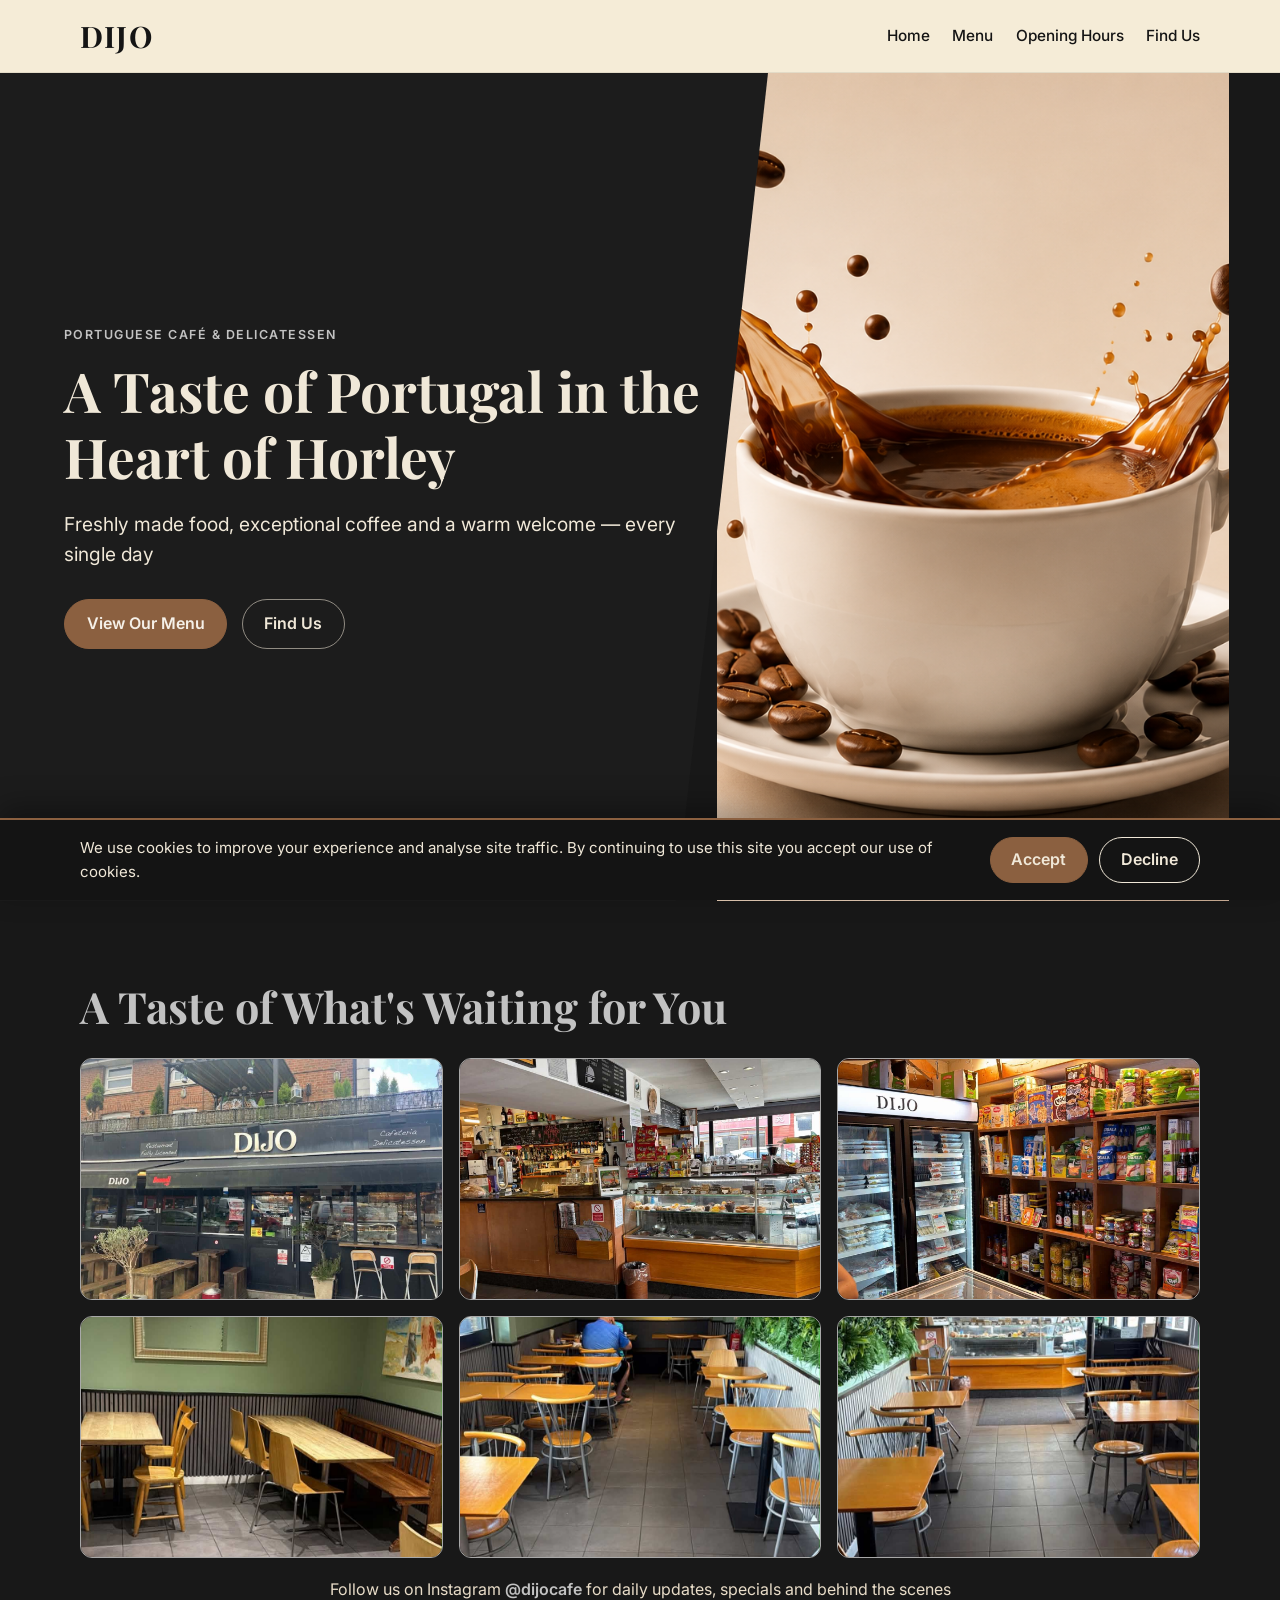
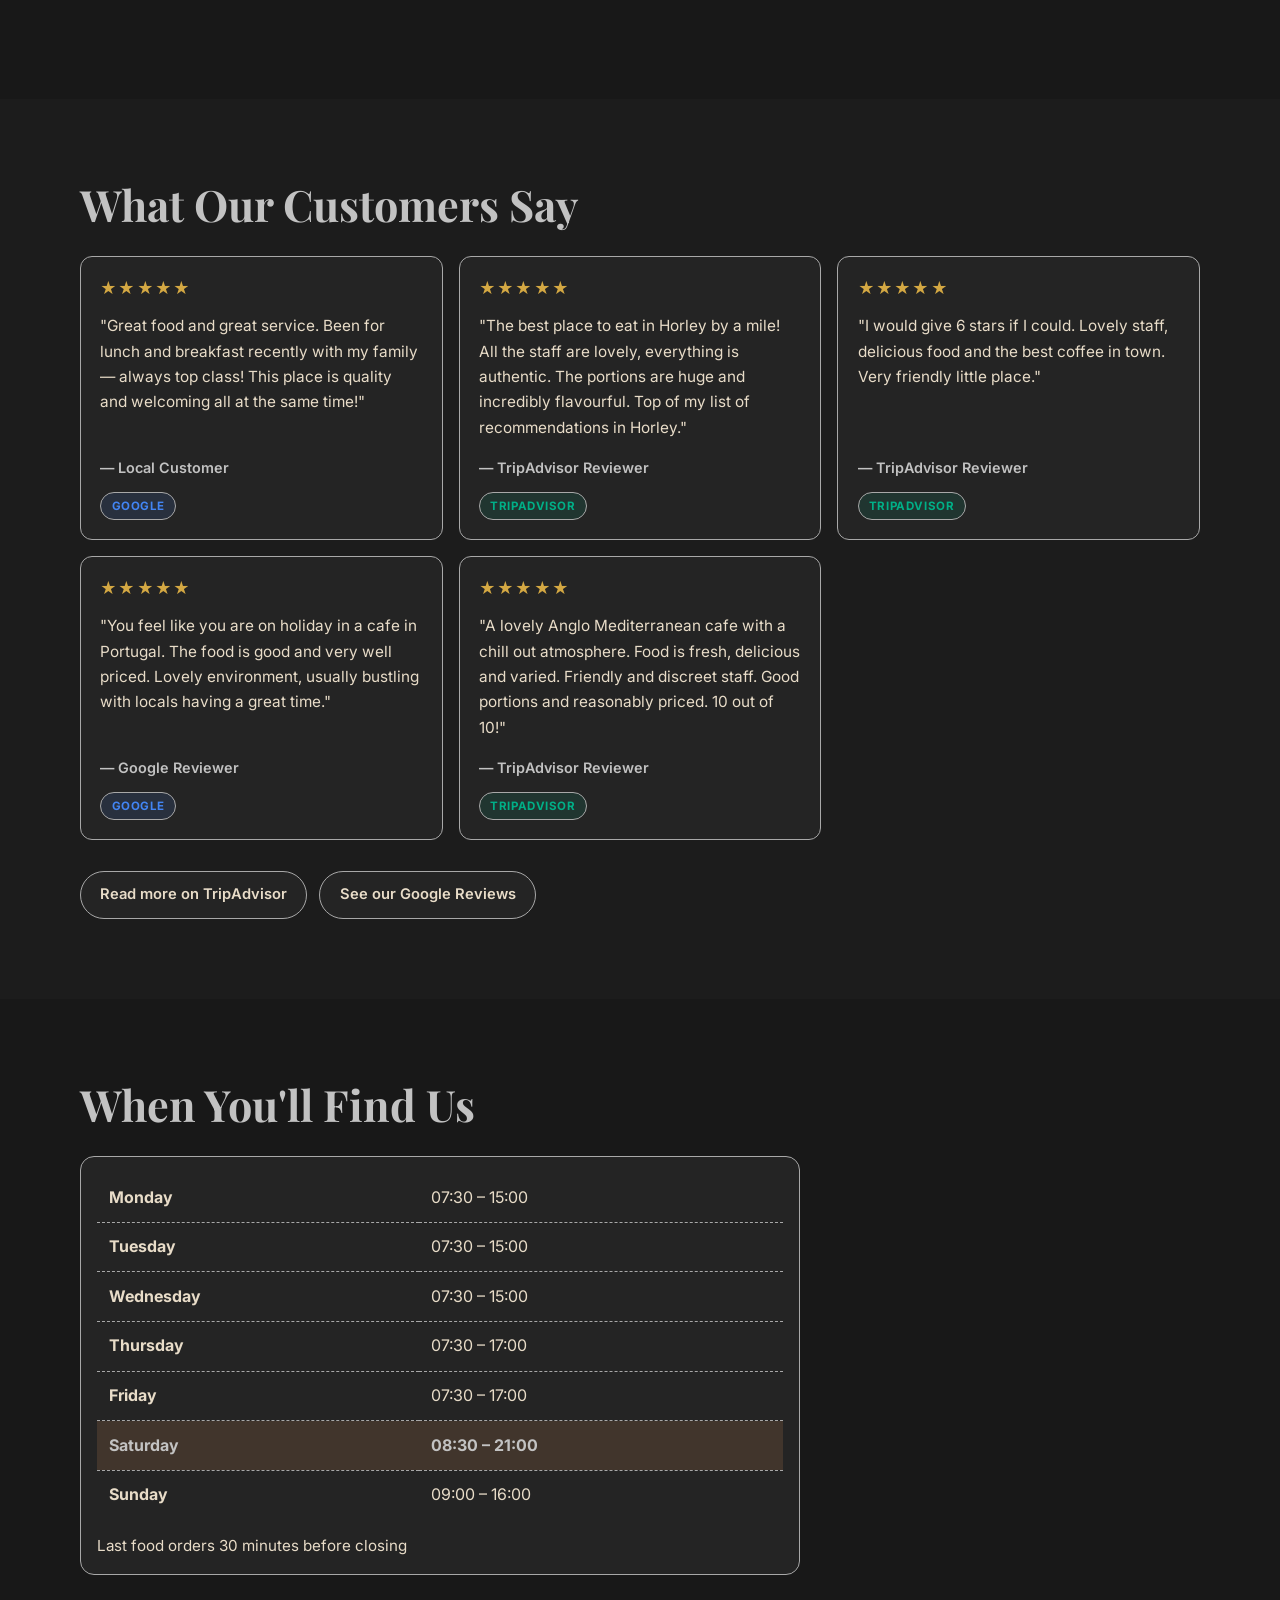
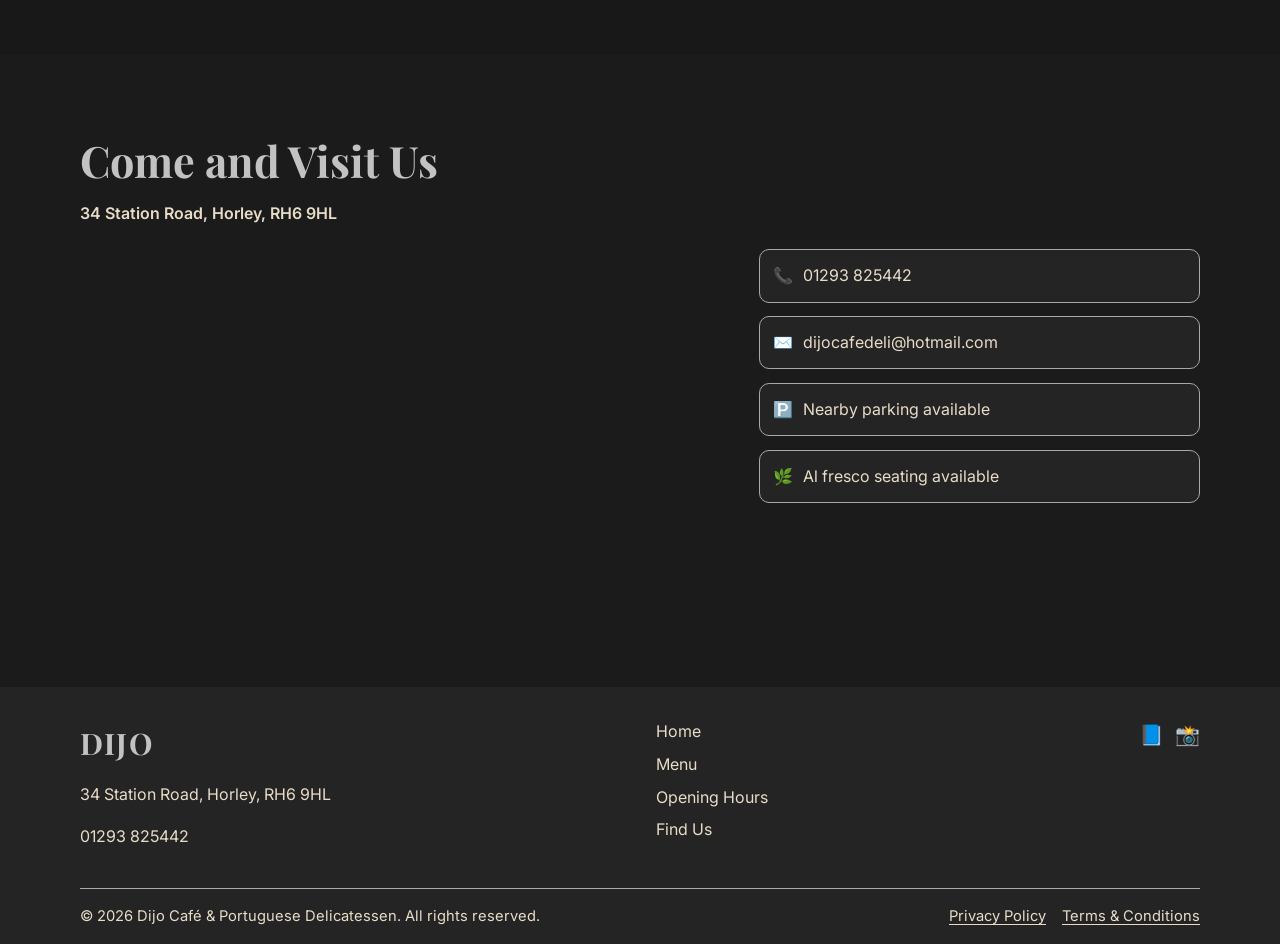
<file: dijo/index.html>
<!doctype html>
<html lang="en">
  <head>
    <meta property="og:site_name" content="DIJO Café & Delicatessen">
    <meta property="og:title" content="DIJO | Portuguese Café & Delicatessen | Horley, Surrey">
    <meta charset="UTF-8" />
    <meta name="viewport" content="width=device-width, initial-scale=1.0" />
    <!-- Google Analytics -->
    <script>
      window.dataLayer = window.dataLayer || [];
      function gtag(){dataLayer.push(arguments);}
      function loadGoogleAnalytics() {
        var measurementId = 'G-RVVZZP04G8';
        if (window.gaLoaded) return;
        window.gaLoaded = true;
        var script = document.createElement('script');
        script.async = true;
        script.src = 'https://www.googletagmanager.com/gtag/js?id=' + measurementId;
        document.head.appendChild(script);
        gtag('js', new Date());
        gtag('config', measurementId);
      }
      if (document.cookie.split('; ').indexOf('dijo_cookie_consent=accepted') !== -1) {
        loadGoogleAnalytics();
      }
    </script>
    <title>DIJO | Portuguese Cafe & Delicatessen</title>
    <meta
      name="description"
      content="DIJO is a warm, family-run Portuguese cafe and delicatessen in Horley, Surrey."
    />
    <meta property="og:description" content="Authentic Portuguese café and delicatessen in Horley, Surrey. Freshly made food, exceptional coffee and a warm welcome. Open 7 days a week." />
    <meta property="og:image" content="https://dijocafe.co.uk/images/og-preview.png" />
    <meta property="og:image:width" content="1200" />
    <meta property="og:image:height" content="630" />
    <meta property="og:type" content="website" />
    <meta property="og:url" content="https://dijocafe.co.uk" />
    <meta name="twitter:card" content="summary_large_image" />
    <meta name="twitter:title" content="DIJO Café &amp; Delicatessen | Horley, Surrey" />
    <meta name="twitter:description" content="Authentic Portuguese café and delicatessen in Horley, Surrey. Freshly made food, exceptional coffee and a warm welcome. Open 7 days a week." />
    <meta name="twitter:image" content="https://dijocafe.co.uk/images/og-preview.png" />
    <link rel="icon" href="./favicon.svg" type="image/svg+xml" />
    <link rel="preconnect" href="https://fonts.googleapis.com" />
    <link rel="preconnect" href="https://fonts.gstatic.com" crossorigin />
    <link
      href="https://fonts.googleapis.com/css2?family=Inter:wght@400;500;600;700&family=Playfair+Display:wght@600;700&display=swap"
      rel="stylesheet"
    />
    <link rel="stylesheet" href="./styles.css" />
    <script type="application/ld+json">
    {
    "@context": "https://schema.org",
    "@type": "Restaurant",
    "name": "DIJO Café & Delicatessen",
    "url": "https://dijocafe.co.uk",
    "address": {
      "@type": "PostalAddress",
      "streetAddress": "34 Station Road",
      "addressLocality": "Horley",
      "postalCode": "RH6 9HL",
      "addressCountry": "GB"
    },
    "telephone": "01293825442"
    }
    </script>
  </head>
  <body>
    <header class="site-header" id="home">
      <nav class="navbar container" aria-label="Main navigation">
        <a href="./index.html" class="logo">DIJO</a>
        <button class="nav-toggle" aria-expanded="false" aria-controls="nav-menu" aria-label="Toggle navigation">
          <span></span><span></span><span></span>
        </button>
        <ul class="nav-links" id="nav-menu">
          <li><a href="./index.html">Home</a></li>
          <li><a href="./menu/index.html">Menu</a></li>
          <li><a href="#hours">Opening Hours</a></li>
          <li><a href="#find-us">Find Us</a></li>
        </ul>
      </nav>
    </header>

    <main>
      <section class="hero fade-in-section">
        <div class="hero-split">
          <div class="hero-panel hero-panel--content">
            <div class="hero-content">
              <p class="kicker">Portuguese Café &amp; Delicatessen</p>
              <h1>A Taste of Portugal in the Heart of Horley</h1>
              <p class="hero-subheading">
                Freshly made food, exceptional coffee and a warm welcome — every single day
              </p>
              <div class="hero-actions">
                <a class="btn btn-primary" href="./menu/index.html">View Our Menu</a>
                <a class="btn btn-secondary" href="#find-us">Find Us</a>
              </div>
            </div>
          </div>
          <div class="hero-panel hero-panel--media">
            <img
              class="hero-image"
              src="./images/coffe.png" alt="DIJO Coffee photo" loading="lazy"
              alt="DIJO cafe"
              fetchpriority="high"
              decoding="async"
            />
          </div>
        </div>
      </section>

      <section class="section gallery-section fade-in-section" id="gallery" aria-labelledby="gallery-title">
        <div class="container">
          <h2 id="gallery-title">A Taste of What's Waiting for You</h2>
          <div class="gallery-grid">
            <figure class="gallery-item">
              <img src="./images/img_1.jpg" alt="DIJO cafe photo 1" loading="lazy" />
            </figure>
            <figure class="gallery-item">
              <img src="./images/img_2.jpg" alt="DIJO cafe photo 2" loading="lazy" />
            </figure>
            <figure class="gallery-item">
              <img src="./images/img_3.jpg" alt="DIJO cafe photo 3" loading="lazy" />
            </figure>
            <figure class="gallery-item">
              <img src="./images/img_4.jpg" alt="DIJO cafe photo 4" loading="lazy" />
            </figure>
            <figure class="gallery-item">
              <img src="./images/img_5.jpg" alt="DIJO cafe photo 5" loading="lazy" />
            </figure>
            <figure class="gallery-item">
              <img src="./images/img_6.jpg" alt="DIJO cafe photo 6" loading="lazy" />
            </figure>
          </div>
          <p class="gallery-note">
            Follow us on Instagram
            <a href="https://instagram.com/dijocafe" target="_blank" rel="noopener noreferrer">@dijocafe</a>
            for daily updates, specials and behind the scenes
          </p>
        </div>
      </section>

      <section class="section reviews-section fade-in-section" id="reviews" aria-labelledby="reviews-title">
        <div class="container">
          <h2 id="reviews-title">What Our Customers Say</h2>
          <div class="reviews-track">
            <article class="review-card">
              <div class="review-stars" aria-label="5 out of 5 stars">★★★★★</div>
              <p class="review-text">
                "Great food and great service. Been for lunch and breakfast recently with my family — always top class!
                This place is quality and welcoming all at the same time!"
              </p>
              <p class="review-author">— Local Customer</p>
              <span class="review-badge review-badge--google">Google</span>
            </article>
            <article class="review-card">
              <div class="review-stars" aria-label="5 out of 5 stars">★★★★★</div>
              <p class="review-text">
                "The best place to eat in Horley by a mile! All the staff are lovely, everything is authentic. The
                portions are huge and incredibly flavourful. Top of my list of recommendations in Horley."
              </p>
              <p class="review-author">— TripAdvisor Reviewer</p>
              <span class="review-badge review-badge--tripadvisor">TripAdvisor</span>
            </article>
            <article class="review-card">
              <div class="review-stars" aria-label="5 out of 5 stars">★★★★★</div>
              <p class="review-text">
                "I would give 6 stars if I could. Lovely staff, delicious food and the best coffee in town. Very
                friendly little place."
              </p>
              <p class="review-author">— TripAdvisor Reviewer</p>
              <span class="review-badge review-badge--tripadvisor">TripAdvisor</span>
            </article>
            <article class="review-card">
              <div class="review-stars" aria-label="5 out of 5 stars">★★★★★</div>
              <p class="review-text">
                "You feel like you are on holiday in a cafe in Portugal. The food is good and very well priced. Lovely
                environment, usually bustling with locals having a great time."
              </p>
              <p class="review-author">— Google Reviewer</p>
              <span class="review-badge review-badge--google">Google</span>
            </article>
            <article class="review-card">
              <div class="review-stars" aria-label="5 out of 5 stars">★★★★★</div>
              <p class="review-text">
                "A lovely Anglo Mediterranean cafe with a chill out atmosphere. Food is fresh, delicious and varied.
                Friendly and discreet staff. Good portions and reasonably priced. 10 out of 10!"
              </p>
              <p class="review-author">— TripAdvisor Reviewer</p>
              <span class="review-badge review-badge--tripadvisor">TripAdvisor</span>
            </article>
          </div>
          <div class="review-actions">
            <a
              class="badge-btn"
              href="https://www.tripadvisor.co.uk/Restaurant_Review-g191265-d5817688"
              target="_blank"
              rel="noopener noreferrer"
            >
              Read more on TripAdvisor
            </a>
            <a class="badge-btn" href="https://www.google.com/search?sca_esv=b8c34c1ecacfd0ff&hl=en-GB&sxsrf=APpeQnuv968TMa9fQ2JFitHMsfcJLhEBaA:1785446720208&q=Dijo+Cafe+and+Deli+Horley&si=APenkKn5T4YN59srr511wD6k6Pufj9DEzRUvB1XJSwUeeT5afsVeEoiA1R4pIfNyWru4TzKDwyPY5zuPcOY6YyKGKy3Xg2xavyYTTbV7_ErOCogOI5ZMpvVCzf1e-L9IevB6UYSx517c&sa=X&ved=2ahUKEwjbv5esq_uVAxWeWkEAHdU1KhkQrrQLegQIIBAB&biw=852&bih=836&dpr=1.1" target="_blank"
              rel="noopener noreferrer">See our Google Reviews</a>
          </div>
        </div>
      </section>

      <section class="section hours-section fade-in-section" id="hours" aria-labelledby="hours-title">
        <div class="container">
          <h2 id="hours-title">When You'll Find Us</h2>
          <div class="hours-card">
            <table>
              <tbody>
                <tr data-day="1"><th>Monday</th><td>07:30 – 15:00</td></tr>
                <tr data-day="2"><th>Tuesday</th><td>07:30 – 15:00</td></tr>
                <tr data-day="3"><th>Wednesday</th><td>07:30 – 15:00</td></tr>
                <tr data-day="4"><th>Thursday</th><td>07:30 – 17:00</td></tr>
                <tr data-day="5"><th>Friday</th><td>07:30 – 17:00</td></tr>
                <tr data-day="6"><th>Saturday</th><td>08:30 – 21:00</td></tr>
                <tr data-day="0"><th>Sunday</th><td>09:00 – 16:00</td></tr>
              </tbody>
            </table>
            <p class="hours-note">Last food orders 30 minutes before closing</p>
          </div>
        </div>
      </section>

      <section class="section find-section fade-in-section" id="find-us" aria-labelledby="find-title">
        <div class="container">
          <h2 id="find-title">Come and Visit Us</h2>
          <p class="address">34 Station Road, Horley, RH6 9HL</p>
          <div class="find-grid">
            <div class="map-wrap">
              <iframe
                title="DIJO cafe location map"
                src="https://www.google.com/maps?q=34+Station+Road,+Horley,+RH6+9HL&output=embed"
                loading="lazy"
                referrerpolicy="no-referrer-when-downgrade"
              ></iframe>
            </div>
            <ul class="contact-points">
              <li><span class="point-icon" aria-hidden="true">📞</span> 01293 825442</li>
              <li><span class="point-icon" aria-hidden="true">✉️</span> dijocafedeli@hotmail.com</li>
              <li><span class="point-icon" aria-hidden="true">🅿️</span> Nearby parking available</li>
              <li><span class="point-icon" aria-hidden="true">🌿</span> Al fresco seating available</li>
            </ul>
          </div>
        </div>
      </section>
    </main>

    <footer class="site-footer">
      <div class="container footer-grid">
        <div class="footer-brand">
          <a href="./index.html" class="logo">DIJO</a>
          <p>34 Station Road, Horley, RH6 9HL</p>
          <p>01293 825442</p>
        </div>
        <ul class="footer-links">
          <li><a href="./index.html">Home</a></li>
          <li><a href="./menu/index.html">Menu</a></li>
          <li><a href="#hours">Opening Hours</a></li>
          <li><a href="#find-us">Find Us</a></li>
        </ul>
        <div class="footer-socials">
          <a href="https://facebook.com/dijocafe" target="_blank" rel="noopener noreferrer" aria-label="Facebook">📘</a>
          <a href="https://instagram.com/dijocafe" target="_blank" rel="noopener noreferrer" aria-label="Instagram">📸</a>
        </div>
      </div>
      <div class="footer-bottom container">
        <p>© 2026 Dijo Café &amp; Portuguese Delicatessen. All rights reserved.</p>
        <ul class="footer-legal">
          <li><a href="./privacy.html">Privacy Policy</a></li>
          <li><a href="./terms.html">Terms &amp; Conditions</a></li>
        </ul>
      </div>
    </footer>

    <script src="./script.js"></script>
  </body>
</html>
</file>
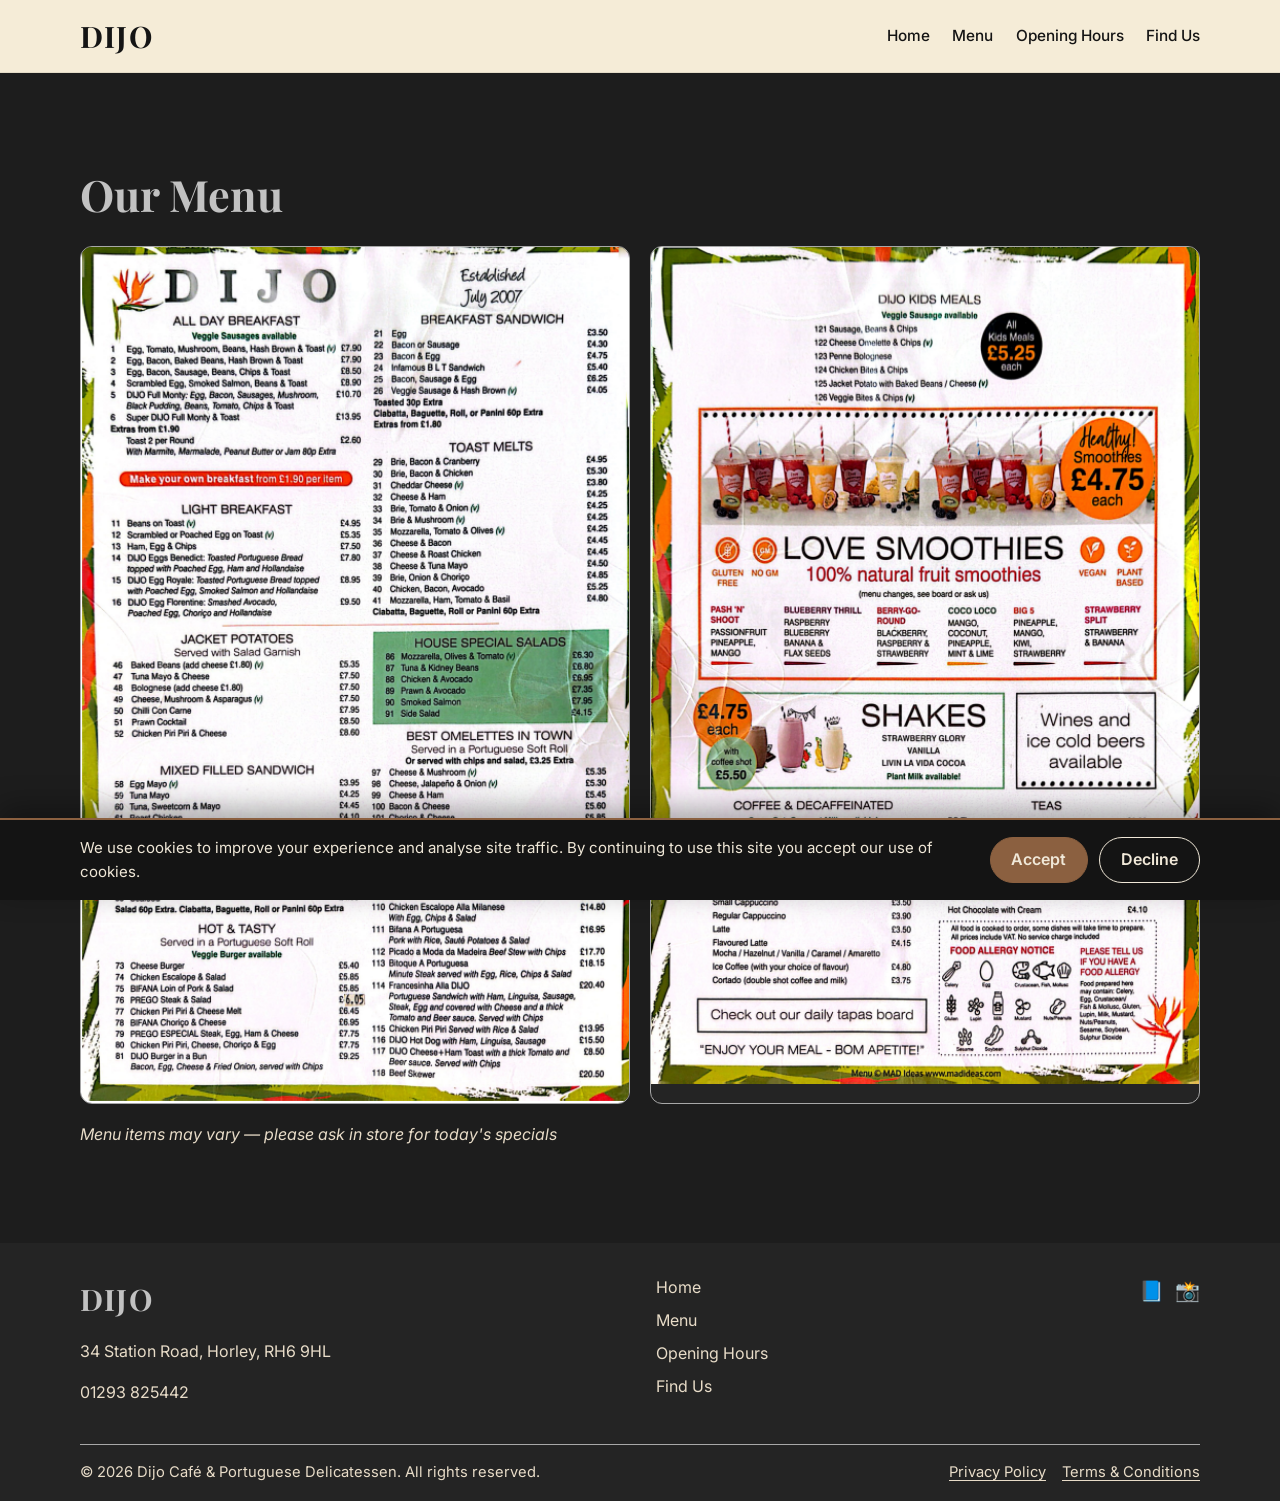
<file: dijo/menu/index.html>
<!doctype html>
<html lang="en">
  <head>
    <meta charset="UTF-8" />
    <meta name="viewport" content="width=device-width, initial-scale=1.0" />
    <!-- Google Analytics -->
    <script>
      window.dataLayer = window.dataLayer || [];
      function gtag(){dataLayer.push(arguments);}
      function loadGoogleAnalytics() {
        var measurementId = 'G-RVVZZP04G8';
        if (window.gaLoaded) return;
        window.gaLoaded = true;
        var script = document.createElement('script');
        script.async = true;
        script.src = 'https://www.googletagmanager.com/gtag/js?id=' + measurementId;
        document.head.appendChild(script);
        gtag('js', new Date());
        gtag('config', measurementId);
      }
      if (document.cookie.split('; ').indexOf('dijo_cookie_consent=accepted') !== -1) {
        loadGoogleAnalytics();
      }
    </script>
    <title>Menu | DIJO Portuguese Cafe & Delicatessen</title>
    <meta name="description" content="View the full DIJO menu — breakfast, lunch, Portuguese specialities and more in Horley, Surrey." />
    <meta property="og:site_name" content="DIJO Café &amp; Delicatessen" />
    <meta property="og:title" content="Menu | DIJO Portuguese Café &amp; Delicatessen | Horley, Surrey" />
    <meta property="og:description" content="View the full DIJO menu — breakfast, lunch, Portuguese specialities and more in Horley, Surrey." />
    <meta property="og:image" content="https://dijocafe.co.uk/images/og-preview.png" />
    <meta property="og:image:width" content="1200" />
    <meta property="og:image:height" content="630" />
    <meta property="og:type" content="website" />
    <meta property="og:url" content="https://dijocafe.co.uk/menu/" />
    <meta name="twitter:card" content="summary_large_image" />
    <meta name="twitter:title" content="DIJO Café &amp; Delicatessen | Horley, Surrey" />
    <meta name="twitter:description" content="Authentic Portuguese café and delicatessen in Horley, Surrey. Freshly made food, exceptional coffee and a warm welcome. Open 7 days a week." />
    <meta name="twitter:image" content="https://dijocafe.co.uk/images/og-preview.png" />
    <link rel="icon" href="../favicon.svg" type="image/svg+xml" />
    <link rel="preconnect" href="https://fonts.googleapis.com" />
    <link rel="preconnect" href="https://fonts.gstatic.com" crossorigin />
    <link href="https://fonts.googleapis.com/css2?family=Inter:wght@400;500;600;700&family=Playfair+Display:wght@600;700&display=swap" rel="stylesheet" />
    <link rel="stylesheet" href="../styles.css" />
  </head>
  <body>
    <header class="site-header">
      <nav class="navbar container" aria-label="Main navigation">
        <a href="../index.html" class="logo">DIJO</a>
        <button class="nav-toggle" aria-expanded="false" aria-controls="nav-menu" aria-label="Toggle navigation">
          <span></span><span></span><span></span>
        </button>
        <ul class="nav-links" id="nav-menu">
          <li><a href="../index.html">Home</a></li>
          <li><a href="./index.html" aria-current="page">Menu</a></li>
          <li><a href="../index.html#hours">Opening Hours</a></li>
          <li><a href="../index.html#find-us">Find Us</a></li>
        </ul>
      </nav>
    </header>

    <main>
      <section class="section menu-section fade-in-section" id="menu" aria-labelledby="menu-title">
        <div class="container">
          <h2 id="menu-title">Our Menu</h2>
          <div class="menu-scan-grid">
            <figure class="menu-scan">
              <img src="../images/menu1.png" alt="DIJO menu page 1" />
            </figure>
            <figure class="menu-scan">
              <img src="../images/menu2.png" alt="DIJO menu page 2" />
            </figure>
          </div>
          <p class="menu-note">Menu items may vary — please ask in store for today's specials</p>
        </div>
      </section>
    </main>

    <footer class="site-footer">
      <div class="container footer-grid">
        <div class="footer-brand">
          <a href="../index.html" class="logo">DIJO</a>
          <p>34 Station Road, Horley, RH6 9HL</p>
          <p>01293 825442</p>
        </div>
        <ul class="footer-links">
          <li><a href="../index.html">Home</a></li>
          <li><a href="./index.html" aria-current="page">Menu</a></li>
          <li><a href="../index.html#hours">Opening Hours</a></li>
          <li><a href="../index.html#find-us">Find Us</a></li>
        </ul>
        <div class="footer-socials">
          <a href="https://facebook.com/dijocafe" target="_blank" rel="noopener noreferrer" aria-label="Facebook">📘</a>
          <a href="https://instagram.com/dijocafe" target="_blank" rel="noopener noreferrer" aria-label="Instagram">📸</a>
        </div>
      </div>
      <div class="footer-bottom container">
        <p>© 2026 Dijo Café &amp; Portuguese Delicatessen. All rights reserved.</p>
        <ul class="footer-legal">
          <li><a href="../privacy.html">Privacy Policy</a></li>
          <li><a href="../terms.html">Terms &amp; Conditions</a></li>
        </ul>
      </div>
    </footer>

    <script src="../script.js"></script>
  </body>
</html>
</file>
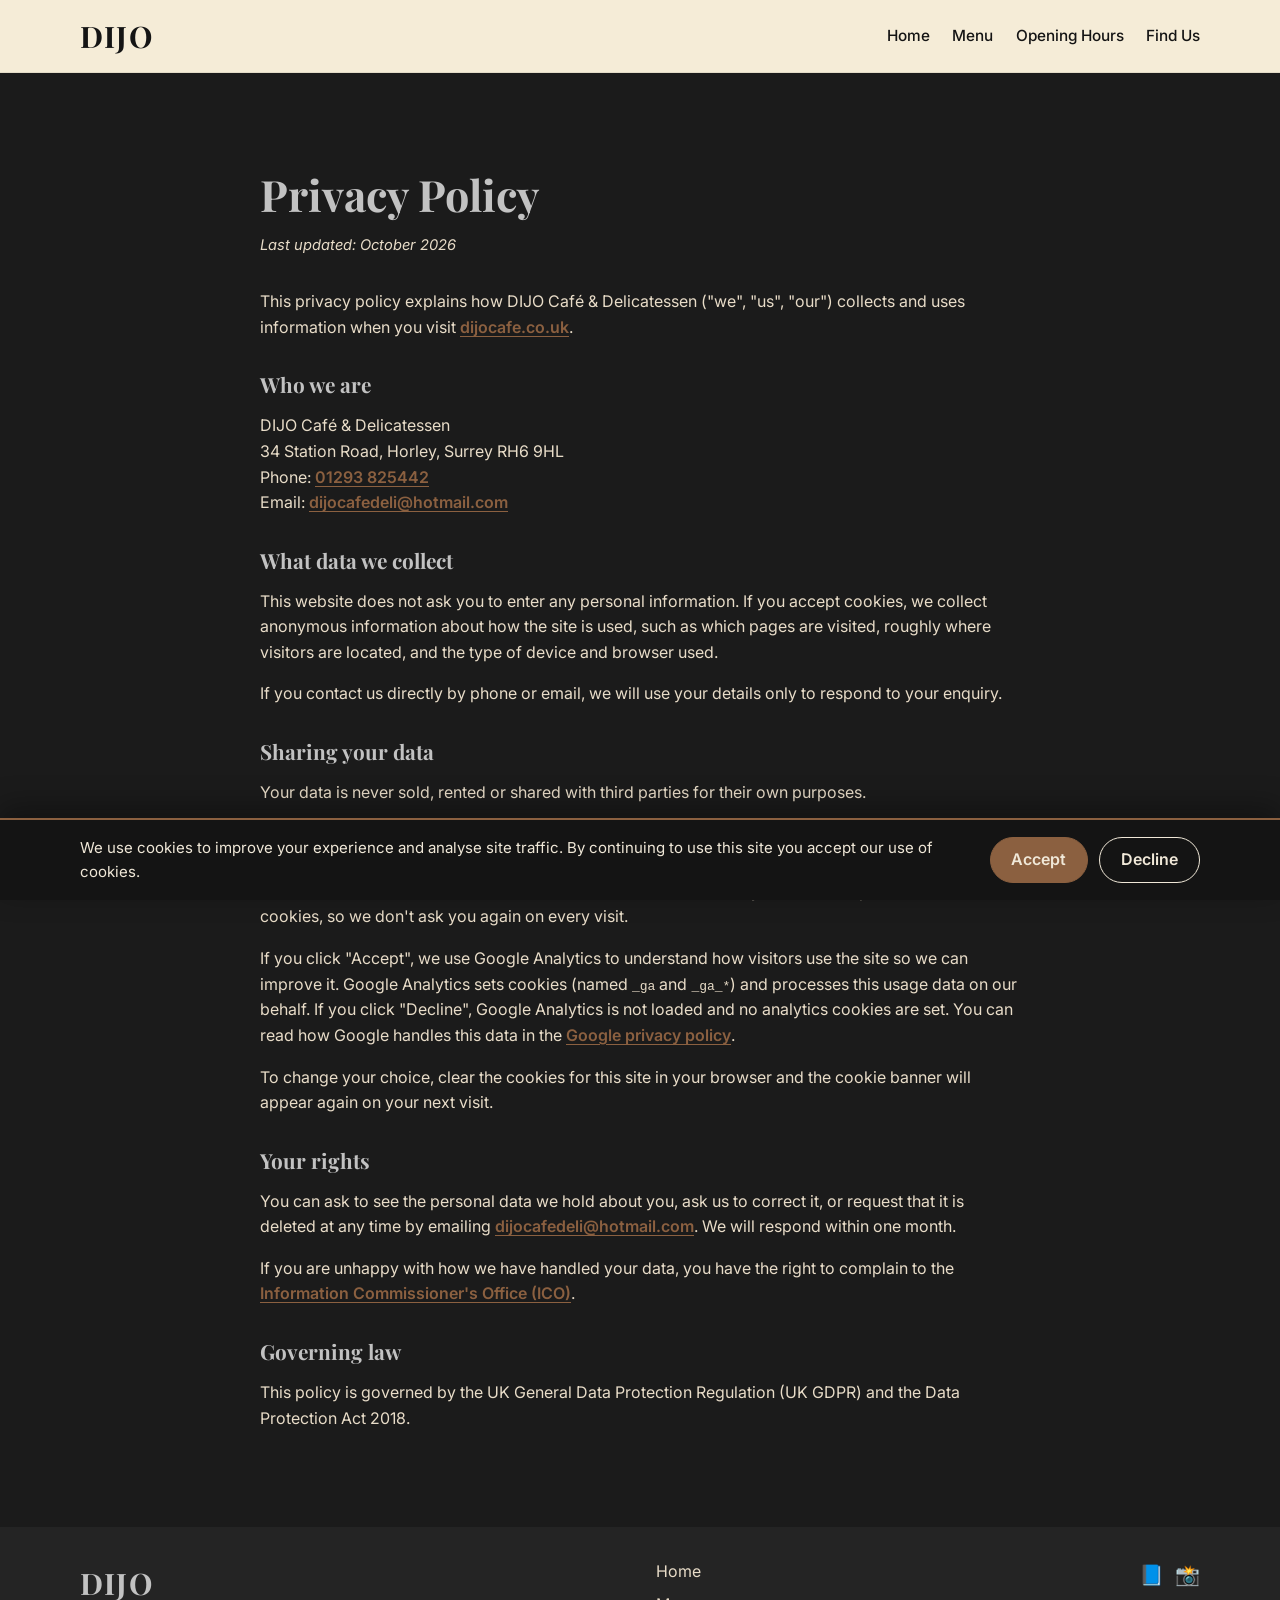
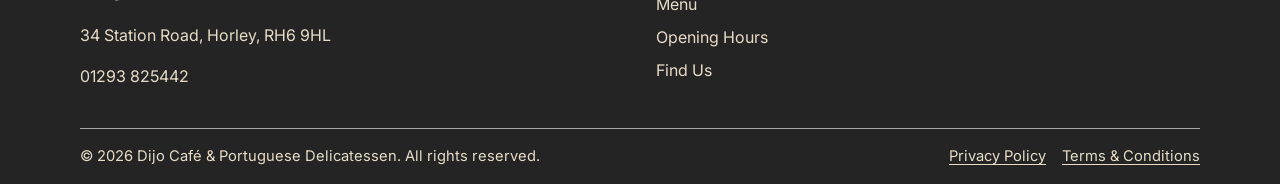
<file: dijo/privacy.html>
<!doctype html>
<html lang="en">
  <head>
    <meta charset="UTF-8" />
    <meta name="viewport" content="width=device-width, initial-scale=1.0" />
    <!-- Google Analytics -->
    <script>
      window.dataLayer = window.dataLayer || [];
      function gtag(){dataLayer.push(arguments);}
      function loadGoogleAnalytics() {
        var measurementId = 'G-RVVZZP04G8';
        if (window.gaLoaded) return;
        window.gaLoaded = true;
        var script = document.createElement('script');
        script.async = true;
        script.src = 'https://www.googletagmanager.com/gtag/js?id=' + measurementId;
        document.head.appendChild(script);
        gtag('js', new Date());
        gtag('config', measurementId);
      }
      if (document.cookie.split('; ').indexOf('dijo_cookie_consent=accepted') !== -1) {
        loadGoogleAnalytics();
      }
    </script>
    <title>Privacy Policy | DIJO Portuguese Cafe &amp; Delicatessen</title>
    <meta name="description" content="Privacy policy for DIJO Café &amp; Delicatessen, Horley, Surrey. How we collect, use and protect your personal data under UK GDPR." />
    <meta property="og:site_name" content="DIJO Café &amp; Delicatessen" />
    <meta property="og:title" content="Privacy Policy | DIJO Café &amp; Delicatessen | Horley, Surrey" />
    <meta property="og:description" content="How DIJO Café &amp; Delicatessen collects, uses and protects your personal data under UK GDPR." />
    <meta property="og:image" content="https://dijocafe.co.uk/images/og-preview.png" />
    <meta property="og:image:width" content="1200" />
    <meta property="og:image:height" content="630" />
    <meta property="og:type" content="website" />
    <meta property="og:url" content="https://dijocafe.co.uk/privacy" />
    <meta name="twitter:card" content="summary_large_image" />
    <meta name="twitter:title" content="DIJO Café &amp; Delicatessen | Horley, Surrey" />
    <meta name="twitter:description" content="Authentic Portuguese café and delicatessen in Horley, Surrey. Freshly made food, exceptional coffee and a warm welcome. Open 7 days a week." />
    <meta name="twitter:image" content="https://dijocafe.co.uk/images/og-preview.png" />
    <link rel="icon" href="./favicon.svg" type="image/svg+xml" />
    <link rel="preconnect" href="https://fonts.googleapis.com" />
    <link rel="preconnect" href="https://fonts.gstatic.com" crossorigin />
    <link href="https://fonts.googleapis.com/css2?family=Inter:wght@400;500;600;700&family=Playfair+Display:wght@600;700&display=swap" rel="stylesheet" />
    <link rel="stylesheet" href="./styles.css" />
  </head>
  <body>
    <header class="site-header">
      <nav class="navbar container" aria-label="Main navigation">
        <a href="./index.html" class="logo">DIJO</a>
        <button class="nav-toggle" aria-expanded="false" aria-controls="nav-menu" aria-label="Toggle navigation">
          <span></span><span></span><span></span>
        </button>
        <ul class="nav-links" id="nav-menu">
          <li><a href="./index.html">Home</a></li>
          <li><a href="./menu/index.html">Menu</a></li>
          <li><a href="./index.html#hours">Opening Hours</a></li>
          <li><a href="./index.html#find-us">Find Us</a></li>
        </ul>
      </nav>
    </header>

    <main>
      <section class="section legal-section fade-in-section" aria-labelledby="privacy-title">
        <div class="container legal-content">
          <h2 id="privacy-title">Privacy Policy</h2>
          <p class="legal-updated">Last updated: October 2026</p>

          <p>
            This privacy policy explains how DIJO Café &amp; Delicatessen ("we", "us", "our") collects and uses
            information when you visit <a href="https://dijocafe.co.uk">dijocafe.co.uk</a>.
          </p>

          <h3>Who we are</h3>
          <p>
            DIJO Café &amp; Delicatessen<br />
            34 Station Road, Horley, Surrey RH6 9HL<br />
            Phone: <a href="tel:+441293825442">01293 825442</a><br />
            Email: <a href="mailto:dijocafedeli@hotmail.com">dijocafedeli@hotmail.com</a>
          </p>

          <h3>What data we collect</h3>
          <p>
            This website does not ask you to enter any personal information. If you accept cookies, we collect
            anonymous information about how the site is used, such as which pages are visited, roughly where visitors
            are located, and the type of device and browser used.
          </p>
          <p>
            If you contact us directly by phone or email, we will use your details only to respond to your enquiry.
          </p>

          <h3>Sharing your data</h3>
          <p>Your data is never sold, rented or shared with third parties for their own purposes.</p>

          <h3>Cookies and Google Analytics</h3>
          <p>
            We use a cookie called <code>dijo_cookie_consent</code> to remember whether you have accepted or declined
            cookies, so we don't ask you again on every visit.
          </p>
          <p>
            If you click "Accept", we use Google Analytics to understand how visitors use the site so we can improve
            it. Google Analytics sets cookies (named <code>_ga</code> and <code>_ga_*</code>) and processes this
            usage data on our behalf. If you click "Decline", Google Analytics is not loaded and no analytics cookies
            are set. You can read how Google handles this data in the
            <a href="https://policies.google.com/privacy" target="_blank" rel="noopener noreferrer">Google privacy policy</a>.
          </p>
          <p>
            To change your choice, clear the cookies for this site in your browser and the cookie banner will appear
            again on your next visit.
          </p>

          <h3>Your rights</h3>
          <p>
            You can ask to see the personal data we hold about you, ask us to correct it, or request that it is
            deleted at any time by emailing
            <a href="mailto:dijocafedeli@hotmail.com">dijocafedeli@hotmail.com</a>. We will respond within one month.
          </p>
          <p>
            If you are unhappy with how we have handled your data, you have the right to complain to the
            <a href="https://ico.org.uk" target="_blank" rel="noopener noreferrer">Information Commissioner's Office (ICO)</a>.
          </p>

          <h3>Governing law</h3>
          <p>
            This policy is governed by the UK General Data Protection Regulation (UK GDPR) and the Data Protection
            Act 2018.
          </p>
        </div>
      </section>
    </main>

    <footer class="site-footer">
      <div class="container footer-grid">
        <div class="footer-brand">
          <a href="./index.html" class="logo">DIJO</a>
          <p>34 Station Road, Horley, RH6 9HL</p>
          <p>01293 825442</p>
        </div>
        <ul class="footer-links">
          <li><a href="./index.html">Home</a></li>
          <li><a href="./menu/index.html">Menu</a></li>
          <li><a href="./index.html#hours">Opening Hours</a></li>
          <li><a href="./index.html#find-us">Find Us</a></li>
        </ul>
        <div class="footer-socials">
          <a href="https://facebook.com/dijocafe" target="_blank" rel="noopener noreferrer" aria-label="Facebook">📘</a>
          <a href="https://instagram.com/dijocafe" target="_blank" rel="noopener noreferrer" aria-label="Instagram">📸</a>
        </div>
      </div>
      <div class="footer-bottom container">
        <p>© 2026 Dijo Café &amp; Portuguese Delicatessen. All rights reserved.</p>
        <ul class="footer-legal">
          <li><a href="./privacy.html" aria-current="page">Privacy Policy</a></li>
          <li><a href="./terms.html">Terms &amp; Conditions</a></li>
        </ul>
      </div>
    </footer>

    <script src="./script.js"></script>
  </body>
</html>
</file>
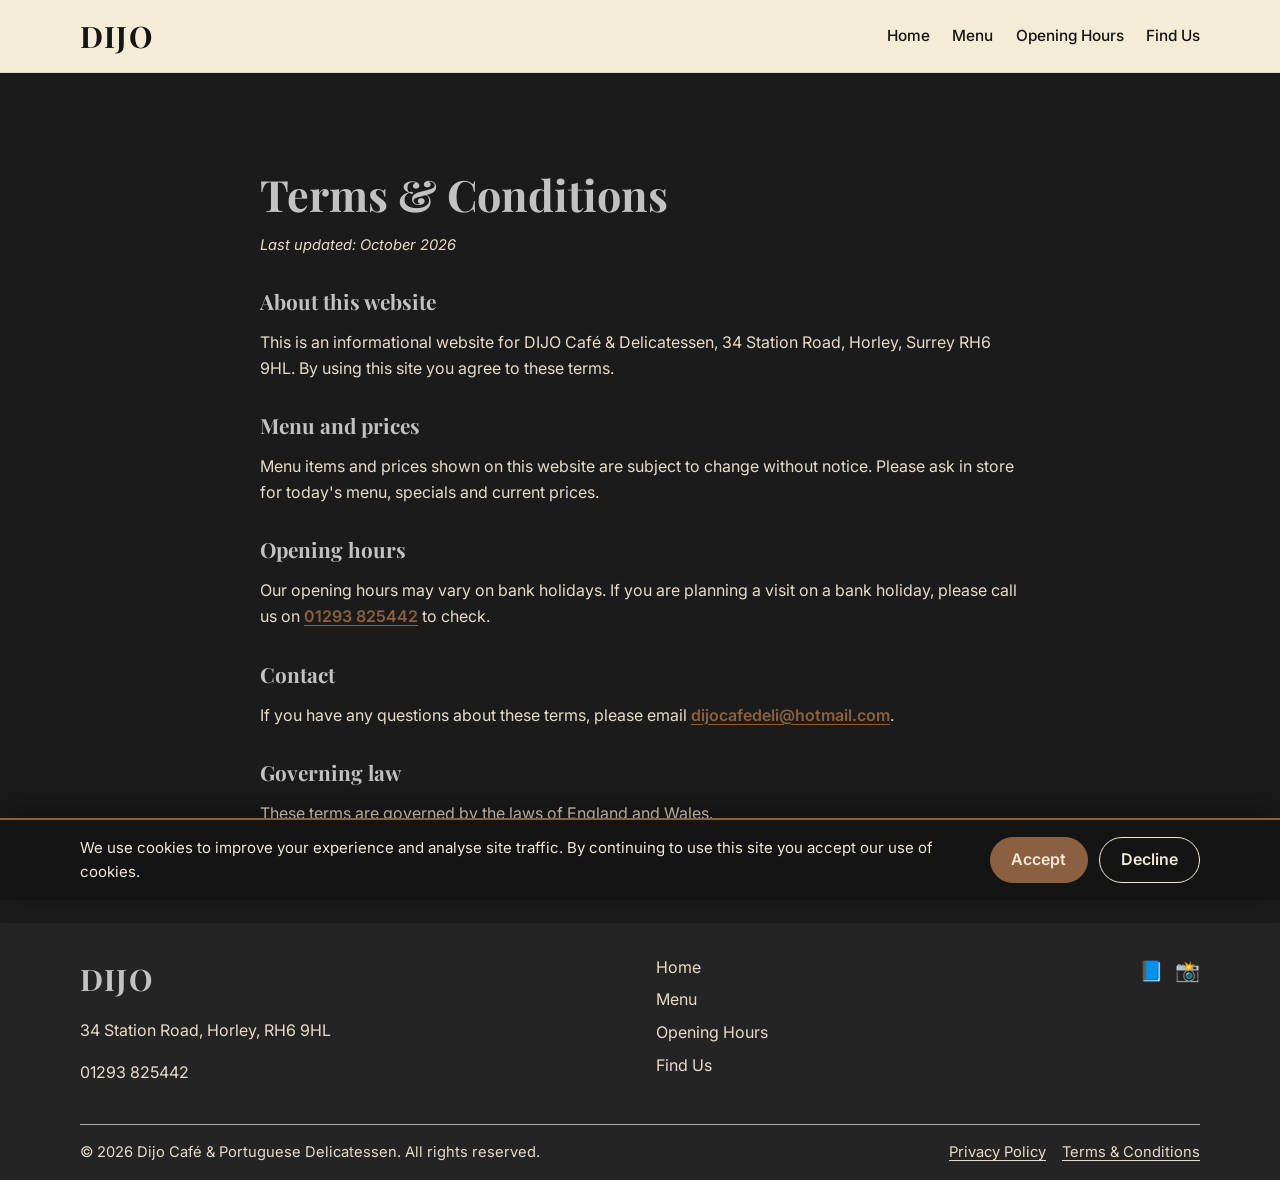
<file: dijo/terms.html>
<!doctype html>
<html lang="en">
  <head>
    <meta charset="UTF-8" />
    <meta name="viewport" content="width=device-width, initial-scale=1.0" />
    <!-- Google Analytics -->
    <script>
      window.dataLayer = window.dataLayer || [];
      function gtag(){dataLayer.push(arguments);}
      function loadGoogleAnalytics() {
        var measurementId = 'G-RVVZZP04G8';
        if (window.gaLoaded) return;
        window.gaLoaded = true;
        var script = document.createElement('script');
        script.async = true;
        script.src = 'https://www.googletagmanager.com/gtag/js?id=' + measurementId;
        document.head.appendChild(script);
        gtag('js', new Date());
        gtag('config', measurementId);
      }
      if (document.cookie.split('; ').indexOf('dijo_cookie_consent=accepted') !== -1) {
        loadGoogleAnalytics();
      }
    </script>
    <title>Terms &amp; Conditions | DIJO Portuguese Cafe &amp; Delicatessen</title>
    <meta name="description" content="Terms and conditions for the DIJO Café &amp; Delicatessen website, Horley, Surrey. Menu, prices and opening hours information." />
    <meta property="og:site_name" content="DIJO Café &amp; Delicatessen" />
    <meta property="og:title" content="Terms &amp; Conditions | DIJO Café &amp; Delicatessen | Horley, Surrey" />
    <meta property="og:description" content="Terms and conditions for using the DIJO Café &amp; Delicatessen website." />
    <meta property="og:image" content="https://dijocafe.co.uk/images/og-preview.png" />
    <meta property="og:image:width" content="1200" />
    <meta property="og:image:height" content="630" />
    <meta property="og:type" content="website" />
    <meta property="og:url" content="https://dijocafe.co.uk/terms" />
    <meta name="twitter:card" content="summary_large_image" />
    <meta name="twitter:title" content="DIJO Café &amp; Delicatessen | Horley, Surrey" />
    <meta name="twitter:description" content="Authentic Portuguese café and delicatessen in Horley, Surrey. Freshly made food, exceptional coffee and a warm welcome. Open 7 days a week." />
    <meta name="twitter:image" content="https://dijocafe.co.uk/images/og-preview.png" />
    <link rel="icon" href="./favicon.svg" type="image/svg+xml" />
    <link rel="preconnect" href="https://fonts.googleapis.com" />
    <link rel="preconnect" href="https://fonts.gstatic.com" crossorigin />
    <link href="https://fonts.googleapis.com/css2?family=Inter:wght@400;500;600;700&family=Playfair+Display:wght@600;700&display=swap" rel="stylesheet" />
    <link rel="stylesheet" href="./styles.css" />
  </head>
  <body>
    <header class="site-header">
      <nav class="navbar container" aria-label="Main navigation">
        <a href="./index.html" class="logo">DIJO</a>
        <button class="nav-toggle" aria-expanded="false" aria-controls="nav-menu" aria-label="Toggle navigation">
          <span></span><span></span><span></span>
        </button>
        <ul class="nav-links" id="nav-menu">
          <li><a href="./index.html">Home</a></li>
          <li><a href="./menu/index.html">Menu</a></li>
          <li><a href="./index.html#hours">Opening Hours</a></li>
          <li><a href="./index.html#find-us">Find Us</a></li>
        </ul>
      </nav>
    </header>

    <main>
      <section class="section legal-section fade-in-section" aria-labelledby="terms-title">
        <div class="container legal-content">
          <h2 id="terms-title">Terms &amp; Conditions</h2>
          <p class="legal-updated">Last updated: October 2026</p>

          <h3>About this website</h3>
          <p>
            This is an informational website for DIJO Café &amp; Delicatessen, 34 Station Road, Horley, Surrey
            RH6 9HL. By using this site you agree to these terms.
          </p>

          <h3>Menu and prices</h3>
          <p>
            Menu items and prices shown on this website are subject to change without notice. Please ask in store
            for today's menu, specials and current prices.
          </p>

          <h3>Opening hours</h3>
          <p>
            Our opening hours may vary on bank holidays. If you are planning a visit on a bank holiday, please call
            us on <a href="tel:+441293825442">01293 825442</a> to check.
          </p>

          <h3>Contact</h3>
          <p>
            If you have any questions about these terms, please email
            <a href="mailto:dijocafedeli@hotmail.com">dijocafedeli@hotmail.com</a>.
          </p>

          <h3>Governing law</h3>
          <p>These terms are governed by the laws of England and Wales.</p>
        </div>
      </section>
    </main>

    <footer class="site-footer">
      <div class="container footer-grid">
        <div class="footer-brand">
          <a href="./index.html" class="logo">DIJO</a>
          <p>34 Station Road, Horley, RH6 9HL</p>
          <p>01293 825442</p>
        </div>
        <ul class="footer-links">
          <li><a href="./index.html">Home</a></li>
          <li><a href="./menu/index.html">Menu</a></li>
          <li><a href="./index.html#hours">Opening Hours</a></li>
          <li><a href="./index.html#find-us">Find Us</a></li>
        </ul>
        <div class="footer-socials">
          <a href="https://facebook.com/dijocafe" target="_blank" rel="noopener noreferrer" aria-label="Facebook">📘</a>
          <a href="https://instagram.com/dijocafe" target="_blank" rel="noopener noreferrer" aria-label="Instagram">📸</a>
        </div>
      </div>
      <div class="footer-bottom container">
        <p>© 2026 Dijo Café &amp; Portuguese Delicatessen. All rights reserved.</p>
        <ul class="footer-legal">
          <li><a href="./privacy.html">Privacy Policy</a></li>
          <li><a href="./terms.html" aria-current="page">Terms &amp; Conditions</a></li>
        </ul>
      </div>
    </footer>

    <script src="./script.js"></script>
  </body>
</html>
</file>
<file: dijo/styles.css>
:root {
  --primary: #8b6040;
  --secondary: #242424;
  --accent: #f5f0e8;
  --background: #181818;
  --text: #e8dcc8;
  --heading: #c2c2c2;
  --border: #a8a8a8;
  --card: #242424;
  --button-text: #f5f0e8;
  --max-width: 1120px;
}

*,
*::before,
*::after {
  box-sizing: border-box;
}

html {
  scroll-behavior: smooth;
}

body {
  margin: 0;
  font-family: "Inter", sans-serif;
  color: var(--text);
  background: var(--background);
  line-height: 1.6;
}

h1,
h2,
h3 {
  margin-top: 0;
  color: var(--heading);
  font-family: "Playfair Display", serif;
  line-height: 1.2;
}

a {
  color: inherit;
  text-decoration: none;
}

.container {
  width: min(100% - 2.5rem, var(--max-width));
  margin-inline: auto;
}

.site-header {
  position: sticky;
  top: 0;
  z-index: 40;
  background: #f5ecd7;
  border-bottom: 1px solid rgba(20, 20, 20, 0.08);
}

.navbar {
  min-height: 4.5rem;
  display: flex;
  align-items: center;
  justify-content: space-between;
  gap: 1rem;
}

.logo {
  font-family: "Playfair Display", serif;
  font-size: 1.85rem;
  font-weight: 700;
  letter-spacing: 0.04em;
  color: #141414;
}

.nav-links {
  display: flex;
  list-style: none;
  gap: 1.4rem;
  margin: 0;
  padding: 0;
}

.nav-links a {
  font-weight: 500;
  font-size: 0.96rem;
  color: #141414;
  transition: color 0.2s ease;
}

.nav-links a:hover,
.nav-links a:focus-visible {
  color: var(--primary);
}

.nav-toggle {
  display: none;
  border: 0;
  background: transparent;
  flex-direction: column;
  gap: 0.24rem;
  padding: 0.2rem;
  cursor: pointer;
}

.nav-toggle span {
  width: 1.45rem;
  height: 0.13rem;
  background: #141414;
}

.hero {
  position: relative;
  overflow: hidden;
  padding: 0;
}

.hero-split {
  display: flex;
  flex-direction: column;
  min-height: calc(100vh - 4.5rem);
  min-height: calc(100dvh - 4.5rem);
}

.hero-panel--media {
  order: -1;
  flex: 1 1 42%;
  min-height: 280px;
  background: #f0e8d8;
  overflow: hidden;
}

.hero-image {
  width: 100%;
  height: 100%;
  min-height: inherit;
  object-fit: cover;
  object-position: center;
  display: block;
  image-rendering: auto;
}

.hero-image-placeholder {
  display: flex;
  align-items: center;
  justify-content: center;
  width: 100%;
  height: 100%;
  min-height: inherit;
  background: #e8dcc8;
  color: #8b6040;
  font-weight: 600;
  font-size: clamp(0.95rem, 2vw, 1.1rem);
  text-align: center;
  padding: 2rem;
}

.hero-panel--content {
  flex: 1 1 58%;
  display: flex;
  align-items: center;
  background: #1c1c1c;
  position: relative;
  z-index: 2;
  padding: 3rem clamp(1.25rem, 4vw, 4rem);
}

.hero-content {
  position: relative;
  z-index: 1;
  color: #f0e8d8;
  max-width: 640px;
}

.kicker {
  margin: 0 0 0.8rem;
  text-transform: uppercase;
  letter-spacing: 0.12em;
  font-size: 0.78rem;
  font-weight: 600;
  color: #c2c2c2;
}

.hero h1 {
  color: #f0e8d8;
  font-size: clamp(2rem, 4.3vw, 3.7rem);
  margin-bottom: 1rem;
}

.hero-subheading {
  color: #f0e8d8;
  font-size: clamp(1rem, 2vw, 1.2rem);
  max-width: 62ch;
  margin-bottom: 1.8rem;
}

.hero-actions {
  display: flex;
  gap: 0.9rem;
  flex-wrap: wrap;
}

.hero-panel--content .btn-secondary {
  color: #f0e8d8;
  border-color: rgba(240, 232, 216, 0.55);
}

@media (min-width: 900px) {
  .hero-split {
    flex-direction: row;
    align-items: stretch;
  }

  .hero-panel--media {
    order: 2;
    flex: 0 0 40%;
    min-height: auto;
  }

  .hero-panel--content {
    flex: 0 0 60%;
    clip-path: polygon(0 0, 100% 0, 88% 100%, 0 100%);
    padding: 4.5rem clamp(2rem, 5vw, 5rem);
    margin-right: -4%;
  }
}

.btn {
  display: inline-flex;
  align-items: center;
  justify-content: center;
  border-radius: 999px;
  font-weight: 600;
  padding: 0.72rem 1.35rem;
  border: 1px solid transparent;
  transition: transform 0.2s ease, box-shadow 0.2s ease, background-color 0.2s ease;
}

.btn:hover,
.btn:focus-visible {
  transform: translateY(-2px);
}

.btn-primary {
  background: var(--primary);
  color: var(--button-text);
  border-color: var(--primary);
}

.btn-secondary {
  background: transparent;
  color: var(--button-text);
  border-color: var(--border);
}

.section {
  padding: 5rem 0;
}

.section h2 {
  font-size: clamp(1.7rem, 3.5vw, 2.7rem);
  margin-bottom: 1.6rem;
}

.highlights {
  background: linear-gradient(180deg, #202020, var(--background));
}

.features-grid {
  display: grid;
  grid-template-columns: repeat(4, minmax(0, 1fr));
  gap: 1.2rem;
}

.feature-card {
  background: var(--card);
  border: 1px solid var(--border);
  border-radius: 14px;
  padding: 1.2rem;
  box-shadow: 0 8px 24px rgba(0, 0, 0, 0.05);
}

.feature-icon {
  font-size: 1.3rem;
}

.feature-card h3 {
  margin: 0.6rem 0 0.5rem;
  font-size: 1.18rem;
}

.menu-section {
  background: #1d1d1d;
  padding-top: 6rem;
}

.menu-grid {
  display: grid;
  grid-template-columns: repeat(2, minmax(0, 1fr));
  gap: 1rem;
}

.menu-scan-grid {
  display: grid;
  grid-template-columns: repeat(2, minmax(0, 1fr));
  gap: 1.2rem;
}

.menu-scan {
  margin: 0;
  border-radius: 12px;
  overflow: hidden;
  border: 1px solid var(--border);
  background: var(--card);
}

.menu-scan img {
  width: 100%;
  height: auto;
  display: block;
}

.menu-scan-placeholder {
  display: flex;
  align-items: center;
  justify-content: center;
  min-height: 420px;
  padding: 2rem;
  text-align: center;
  background: #e8dcc8;
  color: #8b6040;
  font-weight: 600;
  font-size: clamp(0.95rem, 2vw, 1.1rem);
}

.menu-card {
  background: var(--card);
  border-radius: 12px;
  border-left: 5px solid var(--primary);
  padding: 1rem 1rem 1rem 1.2rem;
  box-shadow: 0 6px 22px rgba(0, 0, 0, 0.04);
}

.menu-card h3 {
  margin-bottom: 0.35rem;
}

.menu-items {
  list-style: none;
  margin: 0;
  padding: 0;
}

.menu-item {
  display: grid;
  grid-template-columns: 2.2rem 1fr auto;
  gap: 0.35rem 0.75rem;
  padding: 0.5rem 0;
  border-bottom: 1px dashed rgba(168, 168, 168, 0.35);
  align-items: start;
}

.menu-item:last-child {
  border-bottom: 0;
}

.menu-item--no-num {
  grid-template-columns: 1fr auto;
}

.menu-num {
  font-weight: 600;
  color: var(--heading);
}

.menu-name {
  min-width: 0;
}

.menu-price {
  font-weight: 600;
  color: var(--heading);
  white-space: nowrap;
  text-align: right;
}

.veg-label {
  display: inline-block;
  font-size: 0.62rem;
  font-weight: 700;
  color: #1f4d1f;
  background: #b8ddb8;
  border-radius: 3px;
  padding: 0.1rem 0.32rem;
  margin-left: 0.25rem;
  vertical-align: middle;
  line-height: 1.3;
}

.menu-extra {
  margin: 0.7rem 0 0;
  font-size: 0.9rem;
  font-style: italic;
  color: var(--text);
}

.menu-subtitle {
  margin-top: 0;
  margin-bottom: 0.6rem;
  font-size: 0.92rem;
  color: var(--text);
}

.menu-note {
  margin-top: 1.1rem;
  font-style: italic;
  color: var(--text);
}

.gallery-section {
  background: #181818;
}

.gallery-section h2 {
  color: #c2c2c2;
}

.gallery-grid {
  display: grid;
  grid-template-columns: repeat(3, minmax(0, 1fr));
  gap: 1rem;
}

.gallery-item {
  margin: 0;
  overflow: hidden;
  border-radius: 12px;
  border: 1px solid var(--border);
  aspect-ratio: 3 / 2;
}

.gallery-item img {
  width: 100%;
  height: 100%;
  object-fit: cover;
  display: block;
  transition: transform 0.45s ease;
}

.gallery-item:hover img,
.gallery-item:focus-within img {
  transform: scale(1.08);
}

.gallery-note {
  margin-top: 1.2rem;
  text-align: center;
  color: var(--text);
}

.gallery-note a {
  color: var(--heading);
  font-weight: 600;
}

.reviews-section {
  background: #1c1c1c;
}

.reviews-track {
  display: flex;
  gap: 1rem;
  overflow-x: auto;
  scroll-snap-type: x mandatory;
  padding-bottom: 0.5rem;
  scrollbar-width: thin;
  scrollbar-color: var(--border) transparent;
}

.review-card {
  flex: 0 0 min(85vw, 320px);
  scroll-snap-align: start;
  background: #242424;
  border: 1px solid var(--border);
  border-radius: 12px;
  padding: 1.2rem;
  color: var(--text);
  display: flex;
  flex-direction: column;
}

.review-stars {
  color: #d4a843;
  letter-spacing: 0.08em;
  font-size: 1rem;
  margin-bottom: 0.7rem;
}

.review-text {
  margin: 0 0 1rem;
  flex: 1;
  font-size: 0.96rem;
  line-height: 1.65;
}

.review-author {
  margin: 0 0 0.8rem;
  font-weight: 600;
  color: var(--heading);
  font-size: 0.9rem;
}

.review-badge {
  align-self: flex-start;
  font-size: 0.72rem;
  font-weight: 700;
  text-transform: uppercase;
  letter-spacing: 0.05em;
  border-radius: 999px;
  padding: 0.25rem 0.65rem;
  border: 1px solid var(--border);
}

.review-badge--google {
  color: #4285f4;
  background: rgba(66, 133, 244, 0.12);
}

.review-badge--tripadvisor {
  color: #00af87;
  background: rgba(0, 175, 135, 0.12);
}

.review-actions {
  display: flex;
  flex-wrap: wrap;
  gap: 0.75rem;
  margin-top: 1.4rem;
}

.badge-btn {
  display: inline-flex;
  align-items: center;
  justify-content: center;
  padding: 0.7rem 1.2rem;
  border-radius: 999px;
  border: 1px solid var(--border);
  background: #242424;
  color: var(--text);
  font-weight: 600;
  font-size: 0.92rem;
  transition: background-color 0.2s ease, color 0.2s ease, border-color 0.2s ease;
}

.badge-btn:hover,
.badge-btn:focus-visible {
  background: var(--primary);
  border-color: var(--primary);
  color: var(--button-text);
}

.decorative-divider {
  width: 120px;
  height: 10px;
  margin: 0.5rem 0 1.3rem;
  border-radius: 99px;
  background:
    repeating-linear-gradient(
      45deg,
      var(--primary) 0,
      var(--primary) 8px,
      var(--border) 8px,
      var(--border) 16px
    );
}

.hours-card {
  max-width: 720px;
  background: var(--card);
  border: 1px solid var(--border);
  border-radius: 14px;
  padding: 1rem;
}

.hours-card table {
  width: 100%;
  border-collapse: collapse;
}

.hours-card tr {
  border-bottom: 1px dashed var(--border);
}

.hours-card tr:last-child {
  border-bottom: 0;
}

.hours-card th,
.hours-card td {
  padding: 0.72rem;
  text-align: left;
}

.hours-card tr.today {
  background: rgba(139, 96, 64, 0.28);
}

.hours-card tr.today th,
.hours-card tr.today td {
  font-weight: 700;
  color: var(--heading);
}

.hours-note {
  margin: 0.9rem 0 0;
  font-size: 0.95rem;
}

.find-section {
  background: #1b1b1b;
}

.address {
  margin-top: -0.7rem;
  margin-bottom: 1.4rem;
  font-weight: 600;
}

.find-grid {
  display: grid;
  grid-template-columns: 1.5fr 1fr;
  gap: 1.1rem;
}

.map-wrap iframe {
  width: 100%;
  min-height: 350px;
  border: 0;
  border-radius: 12px;
}

.contact-points {
  list-style: none;
  margin: 0;
  padding: 0;
  display: grid;
  gap: 0.85rem;
  align-content: start;
}

.contact-points li {
  background: var(--card);
  border-radius: 10px;
  border: 1px solid var(--border);
  padding: 0.8rem;
}

.point-icon {
  margin-right: 0.4rem;
}

.social-note {
  margin-top: 1rem;
}

.social-note a {
  color: var(--primary);
  font-weight: 600;
}

.site-footer {
  background: var(--secondary);
  color: var(--text);
  padding-top: 2rem;
}

.site-footer .logo {
  color: var(--heading);
}

.footer-grid {
  display: grid;
  grid-template-columns: 1.2fr 1fr auto;
  gap: 1.1rem;
  align-items: start;
}

.footer-links {
  list-style: none;
  margin: 0;
  padding: 0;
  display: grid;
  gap: 0.45rem;
}

.footer-links a:hover,
.footer-links a:focus-visible {
  color: var(--heading);
}

.footer-socials {
  display: flex;
  gap: 0.7rem;
  font-size: 1.25rem;
}

.footer-bottom {
  border-top: 1px solid var(--border);
  margin-top: 1.4rem;
  padding: 1rem 0;
  font-size: 0.92rem;
  display: flex;
  flex-wrap: wrap;
  align-items: center;
  justify-content: space-between;
  gap: 0.5rem 1.2rem;
}

.footer-bottom p {
  margin: 0;
}

.footer-legal {
  list-style: none;
  margin: 0;
  padding: 0;
  display: flex;
  flex-wrap: wrap;
  gap: 1rem;
}

.footer-legal a {
  text-decoration: underline;
  text-underline-offset: 0.2em;
}

.footer-legal a:hover,
.footer-legal a:focus-visible {
  color: var(--heading);
}

.legal-section {
  background: #1b1b1b;
  padding-top: 6rem;
}

.legal-content {
  max-width: 760px;
}

.legal-updated {
  margin-top: -0.8rem;
  margin-bottom: 2rem;
  font-size: 0.92rem;
  font-style: italic;
}

.legal-content h3 {
  margin: 2rem 0 0.6rem;
  font-size: 1.3rem;
}

.legal-content ul {
  padding-left: 1.2rem;
}

.legal-content li {
  margin-bottom: 0.35rem;
}

.legal-content a {
  color: var(--primary);
  font-weight: 600;
  text-decoration: underline;
  text-underline-offset: 0.2em;
}

.legal-content a:hover,
.legal-content a:focus-visible {
  color: var(--heading);
}

.error-section {
  background: #141414;
  min-height: calc(100vh - 4.5rem);
  min-height: calc(100dvh - 4.5rem);
  display: flex;
  align-items: center;
  text-align: center;
}

.error-code {
  margin: 0;
  font-family: "Playfair Display", serif;
  font-size: clamp(6rem, 22vw, 11rem);
  font-weight: 700;
  line-height: 1;
  color: #8b6040;
}

.error-section h1 {
  color: #f0e8d8;
  font-size: clamp(1.8rem, 4vw, 2.6rem);
  margin: 1rem 0 0.8rem;
}

.error-text {
  color: #f0e8d8;
  max-width: 48ch;
  margin: 0 auto 2rem;
}

.error-section .hero-actions {
  justify-content: center;
}

.cookie-banner {
  position: fixed;
  left: 0;
  right: 0;
  bottom: 0;
  z-index: 100;
  background: #141414;
  color: #f0e8d8;
  border-top: 2px solid #8b6040;
  box-shadow: 0 -10px 30px rgba(0, 0, 0, 0.35);
  padding: 1rem 0;
}

.cookie-banner[hidden] {
  display: none;
}

.cookie-banner-inner {
  display: flex;
  flex-wrap: wrap;
  align-items: center;
  justify-content: space-between;
  gap: 0.9rem 1.5rem;
}

.cookie-banner p {
  margin: 0;
  flex: 1 1 420px;
  font-size: 0.94rem;
}

.cookie-actions {
  display: flex;
  gap: 0.7rem;
  flex-wrap: wrap;
}

.cookie-actions .btn {
  font: inherit;
  font-weight: 600;
  cursor: pointer;
  padding: 0.6rem 1.3rem;
}

.cookie-accept {
  background: #8b6040;
  border-color: #8b6040;
  color: #f0e8d8;
}

.cookie-decline {
  background: transparent;
  border-color: #f0e8d8;
  color: #f0e8d8;
}

.fade-in-section {
  opacity: 0;
  transform: translateY(18px);
  transition: opacity 0.7s ease, transform 0.7s ease;
}

.fade-in-section.is-visible {
  opacity: 1;
  transform: translateY(0);
}

@media (max-width: 980px) {
  .features-grid {
    grid-template-columns: repeat(2, minmax(0, 1fr));
  }

  .gallery-grid {
    grid-template-columns: repeat(2, minmax(0, 1fr));
  }

  .menu-grid,
  .menu-scan-grid {
    grid-template-columns: 1fr;
  }

  .find-grid {
    grid-template-columns: 1fr;
  }

  .footer-grid {
    grid-template-columns: 1fr 1fr;
  }

  .footer-socials {
    grid-column: span 2;
  }
}

@media (min-width: 981px) {
  .reviews-track {
    display: grid;
    grid-template-columns: repeat(3, minmax(0, 1fr));
    overflow-x: visible;
    scroll-snap-type: none;
  }

  .review-card {
    flex: initial;
  }
}

@media (max-width: 760px) {
  .navbar {
    position: relative;
  }

  .nav-toggle {
    display: flex;
  }

  .nav-links {
    position: absolute;
    right: 0;
    top: calc(100% + 0.5rem);
    background: #f5ecd7;
    border: 1px solid rgba(20, 20, 20, 0.12);
    border-radius: 10px;
    width: min(240px, 90vw);
    padding: 0.9rem;
    display: none;
    flex-direction: column;
    gap: 0.7rem;
    box-shadow: 0 12px 30px rgba(0, 0, 0, 0.1);
  }

  .nav-links.open {
    display: flex;
  }

  .section {
    padding: 4rem 0;
  }

  .features-grid {
    grid-template-columns: 1fr;
  }

  .gallery-grid {
    grid-template-columns: 1fr;
  }

  .footer-grid {
    grid-template-columns: 1fr;
  }

  .footer-socials {
    grid-column: auto;
  }
}
</file>
